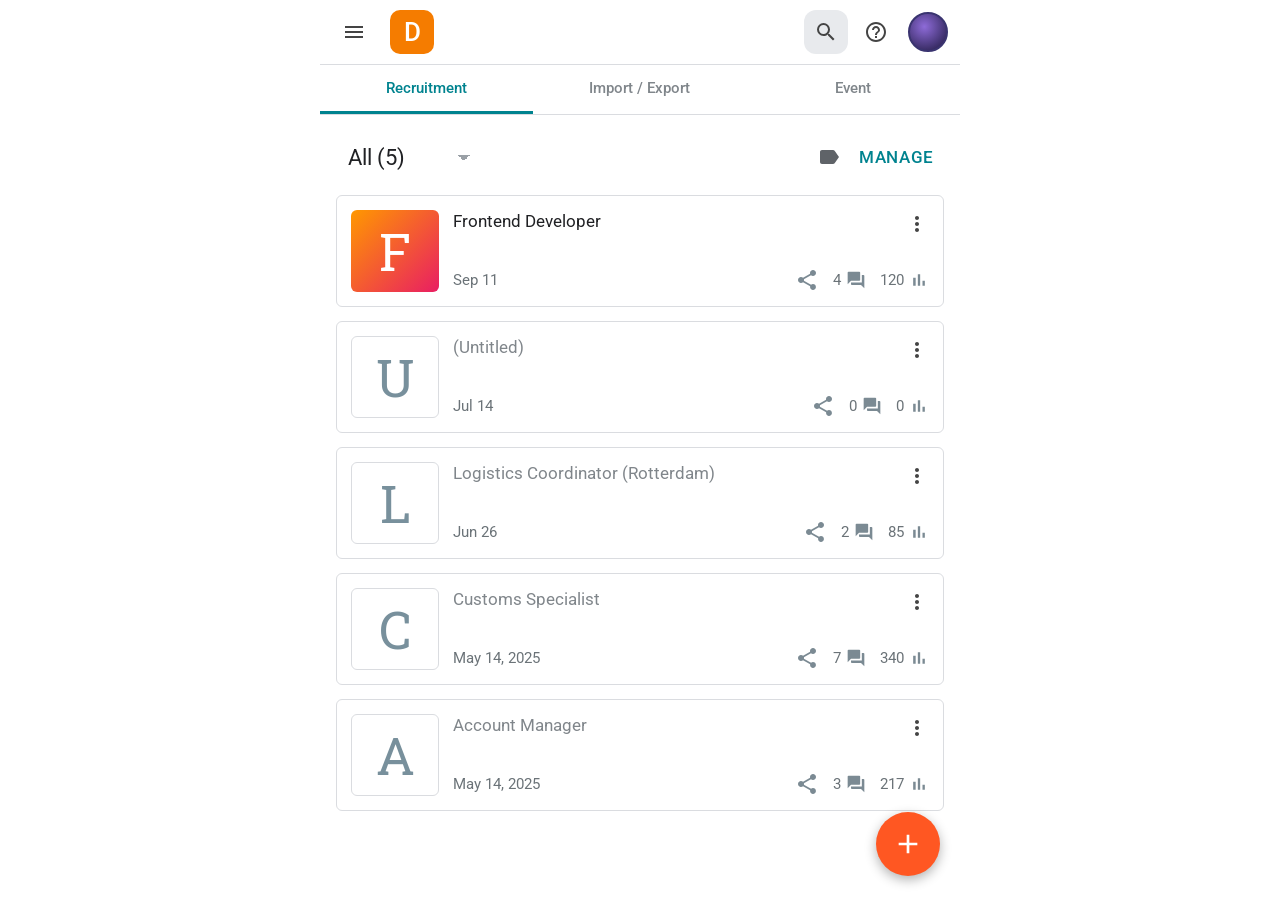
<file: index.html>
<!DOCTYPE html>
<html lang="en">
<head>
<meta charset="UTF-8">
<meta name="viewport" content="width=device-width, initial-scale=1">
<title>Recruitment | Desk</title>
<link href="https://fonts.googleapis.com/css2?family=Roboto:wght@400;500&family=Roboto+Slab:wght@400&display=swap" rel="stylesheet">
<link rel="stylesheet" href="style.css">
</head>
<body data-page="recruitment">
<div id="app"></div>
<script src="app.js"></script>
</body>
</html>
</file>
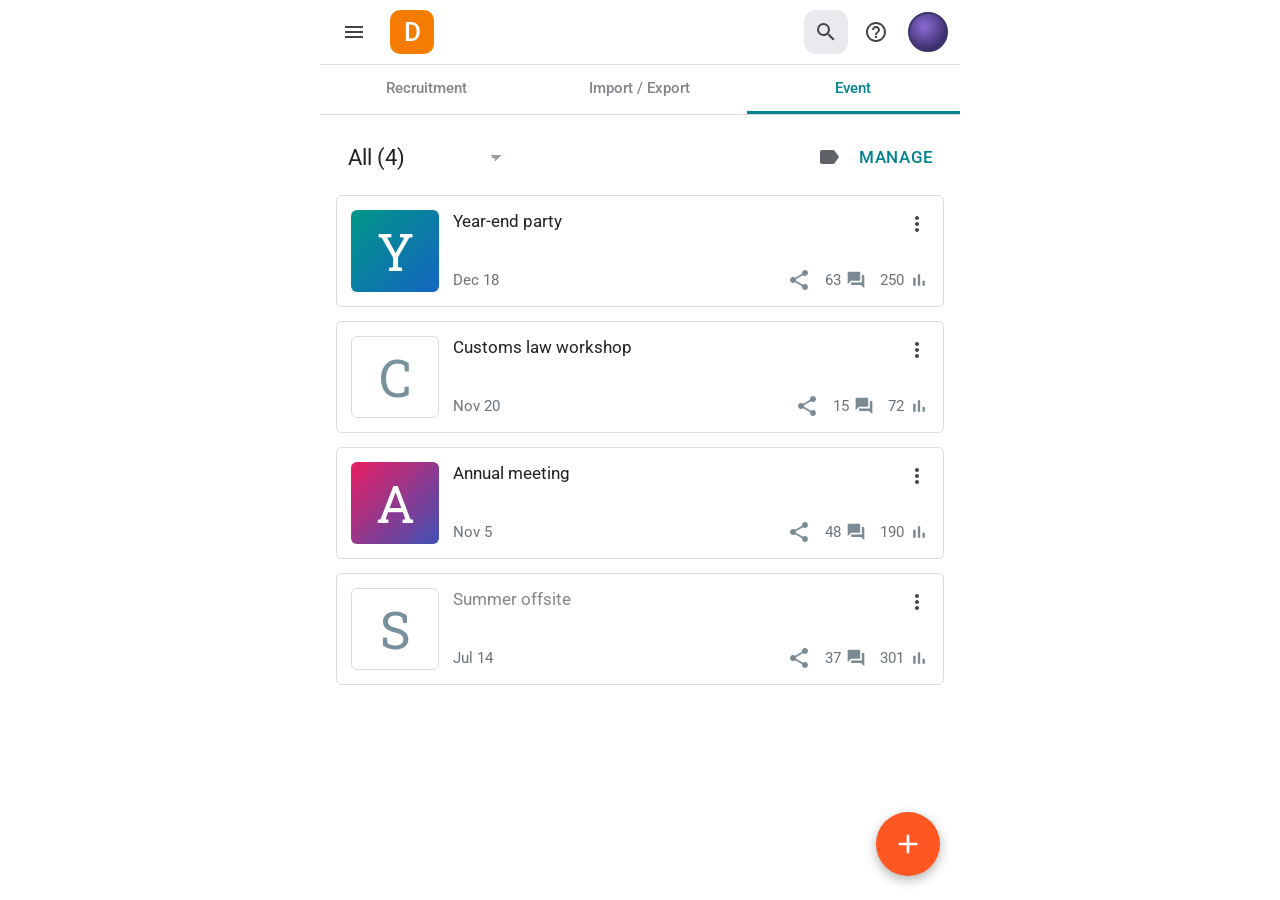
<file: event.html>
<!DOCTYPE html>
<html lang="en">
<head>
<meta charset="UTF-8">
<meta name="viewport" content="width=device-width, initial-scale=1">
<title>Event | Desk</title>
<link href="https://fonts.googleapis.com/css2?family=Roboto:wght@400;500&family=Roboto+Slab:wght@400&display=swap" rel="stylesheet">
<link rel="stylesheet" href="style.css">
</head>
<body data-page="event">
<div id="app"></div>
<script src="app.js"></script>
</body>
</html>
</file>
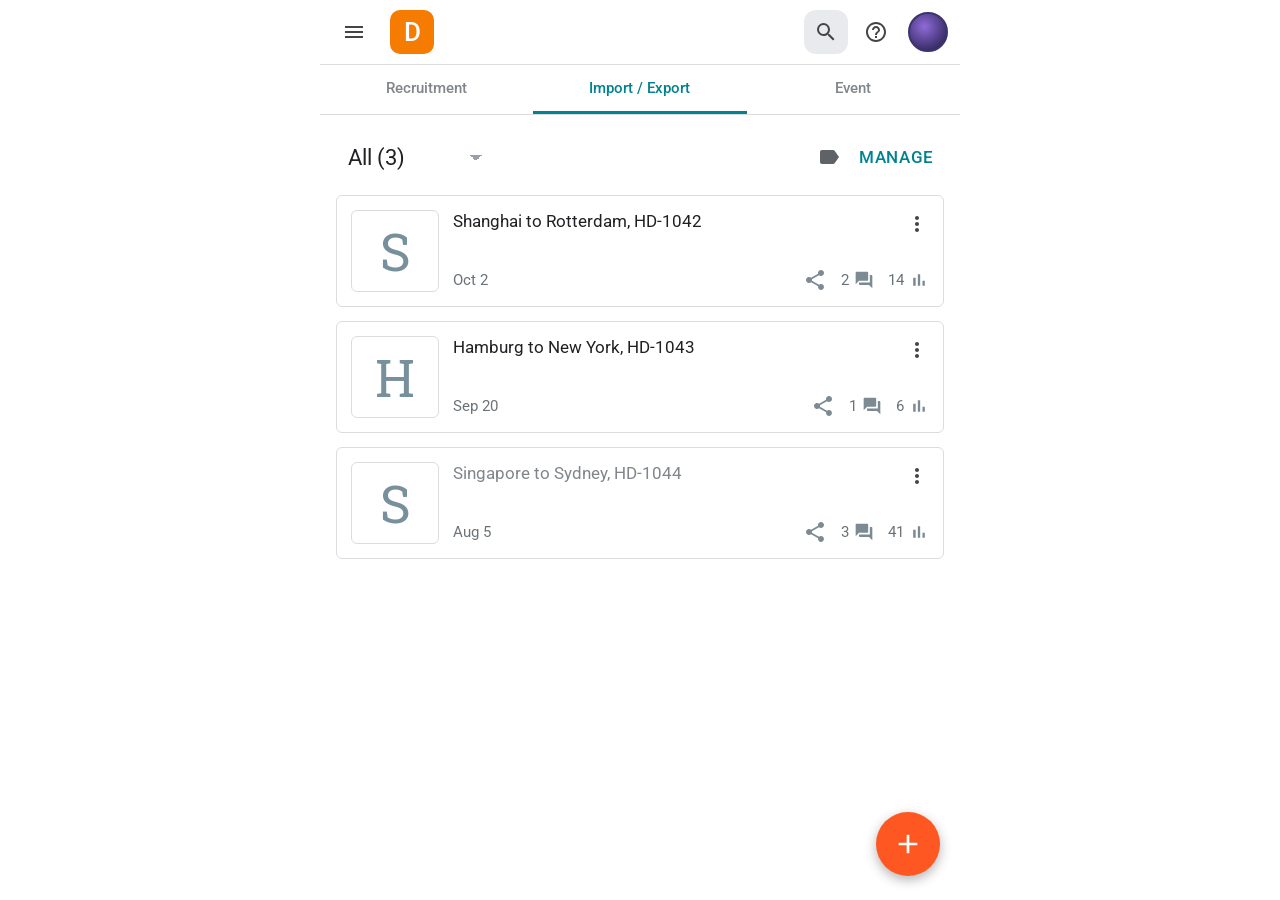
<file: import-export.html>
<!DOCTYPE html>
<html lang="en">
<head>
<meta charset="UTF-8">
<meta name="viewport" content="width=device-width, initial-scale=1">
<title>Import / Export | Desk</title>
<link href="https://fonts.googleapis.com/css2?family=Roboto:wght@400;500&family=Roboto+Slab:wght@400&display=swap" rel="stylesheet">
<link rel="stylesheet" href="style.css">
</head>
<body data-page="trade">
<div id="app"></div>
<script src="app.js"></script>
</body>
</html>
</file>
<file: style.css>
:root {
  --ink: #202124;
  --grey: #80868b;
  --line: #dadce0;
  --teal: #00838f;
  --orange: #ff5722;
}
* { box-sizing: border-box; -webkit-tap-highlight-color: transparent; }
body { margin: 0; font-family: Roboto, system-ui, sans-serif; color: var(--ink); background: #fff; }
.app { max-width: 640px; margin: 0 auto; min-height: 100vh; position: relative; }

/* top bar */
.bar { display: flex; align-items: center; gap: 6px; padding: 10px 12px; border-bottom: 1px solid var(--line); position: sticky; top: 0; background: #fff; z-index: 5; }
.logo { width: 44px; height: 44px; background: #f57c00; border-radius: 10px; color: #fff; font: 500 26px/44px Roboto, sans-serif; text-align: center; margin-left: 8px; text-decoration: none; }
.sp { flex: 1; }
.ib { width: 44px; height: 44px; border: 0; background: none; border-radius: 50%; display: grid; place-items: center; cursor: pointer; color: #444; }
.ib:hover { background: #f1f3f4; }
.ib.on { background: #e8eaed; border-radius: 12px; }
.avatar { width: 40px; height: 40px; border-radius: 50%; background: radial-gradient(circle at 40% 35%, #8e6bd8, #1d1840); border: 2px solid #3a3470; margin-left: 4px; }
svg { width: 24px; height: 24px; fill: currentColor; }

/* tabs (links to separate pages) */
.tabs { display: flex; border-bottom: 1px solid var(--line); overflow-x: auto; }
.tab { flex: 1; min-width: max-content; text-align: center; text-decoration: none; font: 500 15px Roboto, sans-serif; color: var(--grey); padding: 14px 16px; border-bottom: 3px solid transparent; }
.tab:hover { background: #f8f9fa; }
.tab[aria-current="page"] { color: var(--teal); border-bottom-color: var(--teal); }

/* filter row */
.row { display: flex; align-items: center; padding: 22px 20px 18px 28px; }
.row select { appearance: none; border: 0; background: none; font: 400 22px Roboto, sans-serif; color: var(--ink); padding: 4px 28px 4px 0; cursor: pointer;
  background-image: linear-gradient(45deg, transparent 50%, #9aa0a6 50%), linear-gradient(135deg, #9aa0a6 50%, transparent 50%);
  background-position: calc(100% - 12px) 55%, calc(100% - 6px) 55%; background-size: 6px 6px; background-repeat: no-repeat; }
.manage { border: 0; background: none; color: var(--teal); font: 500 17px Roboto, sans-serif; letter-spacing: .04em; cursor: pointer; padding: 10px 6px; }
.label-ic { color: #5f6368; margin-right: 12px; }

/* cards */
.list { padding: 0 16px 110px; display: grid; gap: 14px; }
.card { position: relative; display: flex; gap: 14px; border: 1px solid var(--line); border-radius: 6px; padding: 14px; background: #fff; min-height: 110px; }
.thumb { flex: none; width: 88px; height: 82px; border: 1px solid var(--line); border-radius: 6px; background: #fff; display: grid; place-items: center;
  font: 400 52px "Roboto Slab", Georgia, serif; color: #78909c; }
.thumb.g0 { background: linear-gradient(135deg, #e91e63, #3f51b5); color: #fff; border: 0; }
.thumb.g1 { background: linear-gradient(135deg, #ff9800, #e91e63); color: #fff; border: 0; }
.thumb.g2 { background: linear-gradient(135deg, #009688, #1565c0); color: #fff; border: 0; }
.info { flex: 1; min-width: 0; display: flex; flex-direction: column; }
.title { font-size: 17px; line-height: 1.35; padding-right: 30px; overflow-wrap: anywhere; }
.card.done .title { color: var(--grey); }
.meta { margin-top: auto; padding-top: 10px; display: flex; align-items: center; gap: 14px; color: #6b7378; font-size: 15px; }
.meta .date { margin-right: auto; }
.stat { display: flex; align-items: center; gap: 5px; }
.stat svg { width: 20px; height: 20px; color: #7b8a93; }
.share { border: 0; background: none; padding: 0; cursor: pointer; color: #7b8a93; display: grid; }
.dots { position: absolute; top: 6px; right: 4px; }
.menu { position: absolute; top: 44px; right: 10px; background: #fff; border-radius: 6px; box-shadow: 0 4px 16px rgba(0,0,0,.25); z-index: 3; min-width: 160px; padding: 6px 0; }
.menu button { display: block; width: 100%; text-align: left; border: 0; background: none; font: 400 15px Roboto, sans-serif; padding: 11px 18px; cursor: pointer; }
.menu button:hover { background: #f1f3f4; }
.none { text-align: center; color: var(--grey); padding: 40px 10px; }

/* add button */
.fab { position: fixed; right: max(20px, calc(50% - 300px)); bottom: 24px; width: 64px; height: 64px; border-radius: 50%; border: 0; background: var(--orange); color: #fff; box-shadow: 0 4px 12px rgba(0,0,0,.3); cursor: pointer; display: grid; place-items: center; z-index: 6; }
.fab svg { width: 32px; height: 32px; }

/* dialog */
dialog { border: 0; border-radius: 10px; padding: 22px; width: min(92vw, 420px); }
dialog::backdrop { background: rgba(0,0,0,.45); }
dialog h3 { margin: 0 0 8px; font-weight: 500; font-size: 20px; }
dialog label { display: block; margin: 14px 0 4px; font-size: 14px; color: #5f6368; }
dialog input { width: 100%; padding: 10px 12px; border: 1px solid var(--line); border-radius: 6px; font: 400 16px Roboto, sans-serif; }
.btns { display: flex; justify-content: flex-end; gap: 8px; margin-top: 20px; }
.btns button { border: 0; background: none; font: 500 15px Roboto, sans-serif; letter-spacing: .04em; color: var(--teal); padding: 10px 14px; cursor: pointer; border-radius: 6px; }
.btns button.pri { background: var(--teal); color: #fff; }

a:focus-visible, button:focus-visible, select:focus-visible, input:focus-visible { outline: 2px solid var(--teal); outline-offset: 2px; }
</file>
